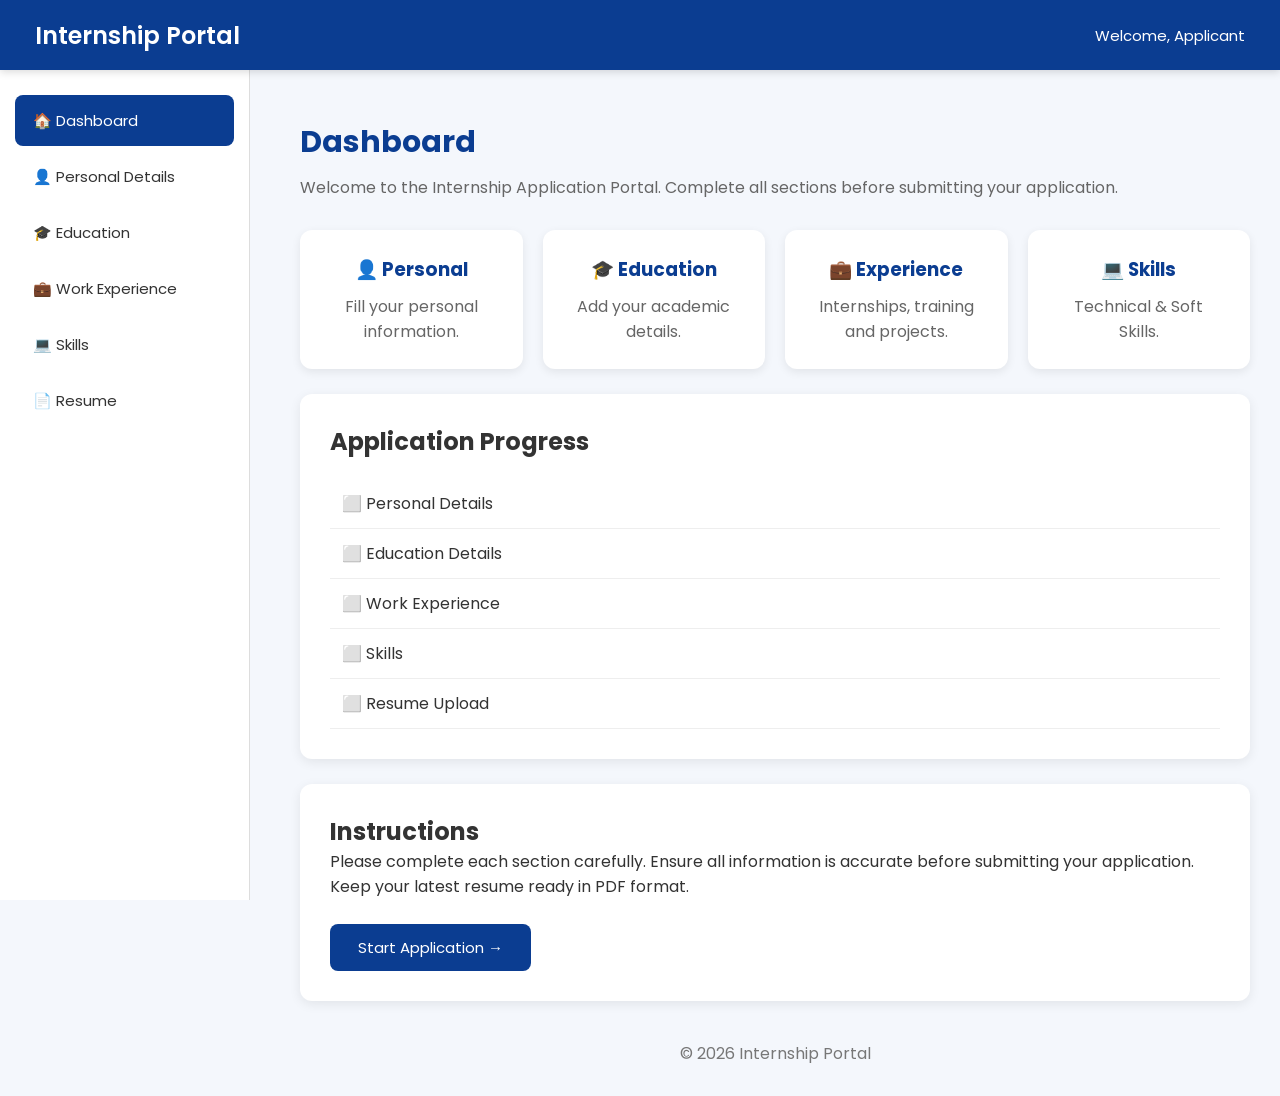
<file: index.html>
<!DOCTYPE html>
<html lang="en">
<head>
    <meta charset="UTF-8">
    <meta name="viewport" content="width=device-width, initial-scale=1.0">
    <title>Internship Portal | Dashboard</title>
    <link rel="stylesheet" href="style.css">
</head>
<body data-page="index">

    <!-- ================= HEADER ================= -->

    <header class="header">

        <div class="logo">
            Internship Portal
        </div>

        <div class="user">
            Welcome, Applicant
        </div>

    </header>

    <!-- ================= SIDEBAR ================= -->

    <aside class="sidebar">

        <ul>

            <li>
                <a href="index.html" class="active">
                    🏠 Dashboard
                </a>
            </li>

            <li>
                <a href="personal.html">
                    👤 Personal Details
                </a>
            </li>

            <li>
                <a href="education.html">
                    🎓 Education
                </a>
            </li>

            <li>
                <a href="experience.html">
                    💼 Work Experience
                </a>
            </li>

            <li>
                <a href="skills.html">
                    💻 Skills
                </a>
            </li>

            <li>
                <a href="resume.html">
                    📄 Resume
                </a>
            </li>

        </ul>

    </aside>

    <!-- ================= CONTENT ================= -->

    <main class="content">

        <h1 class="page-title">
            Dashboard
        </h1>

        <p class="page-subtitle">
            Welcome to the Internship Application Portal. Complete all sections before submitting your application.
        </p>

        <!-- Dashboard Cards -->

        <div class="dashboard">

            <div class="box">
                <h3>👤 Personal</h3>
                <p>Fill your personal information.</p>
            </div>

            <div class="box">
                <h3>🎓 Education</h3>
                <p>Add your academic details.</p>
            </div>

            <div class="box">
                <h3>💼 Experience</h3>
                <p>Internships, training and projects.</p>
            </div>

            <div class="box">
                <h3>💻 Skills</h3>
                <p>Technical & Soft Skills.</p>
            </div>

        </div>

        <br>

        <!-- Progress -->

        <div class="card">

            <h2>Application Progress</h2>

            <ul class="progress">

                <li id="progress-personal" data-label="Personal Details">⬜ Personal Details</li>

                <li id="progress-education" data-label="Education Details">⬜ Education Details</li>

                <li id="progress-experience" data-label="Work Experience">⬜ Work Experience</li>

                <li id="progress-skills" data-label="Skills">⬜ Skills</li>

                <li id="progress-documents" data-label="Resume Upload">⬜ Resume Upload</li>

            </ul>

        </div>

        <!-- Instructions -->

        <div class="card">

            <h2>Instructions</h2>

            <p>

                Please complete each section carefully.

                Ensure all information is accurate before submitting your application.

                Keep your latest resume ready in PDF format.

            </p>

            <br>

            <a href="personal.html" class="btn">
                Start Application →
            </a>

        </div>

        <div class="footer">

            © 2026 Internship Portal

        </div>

    </main>

    <script src="script.js"></script>

</body>
</html>
</file>
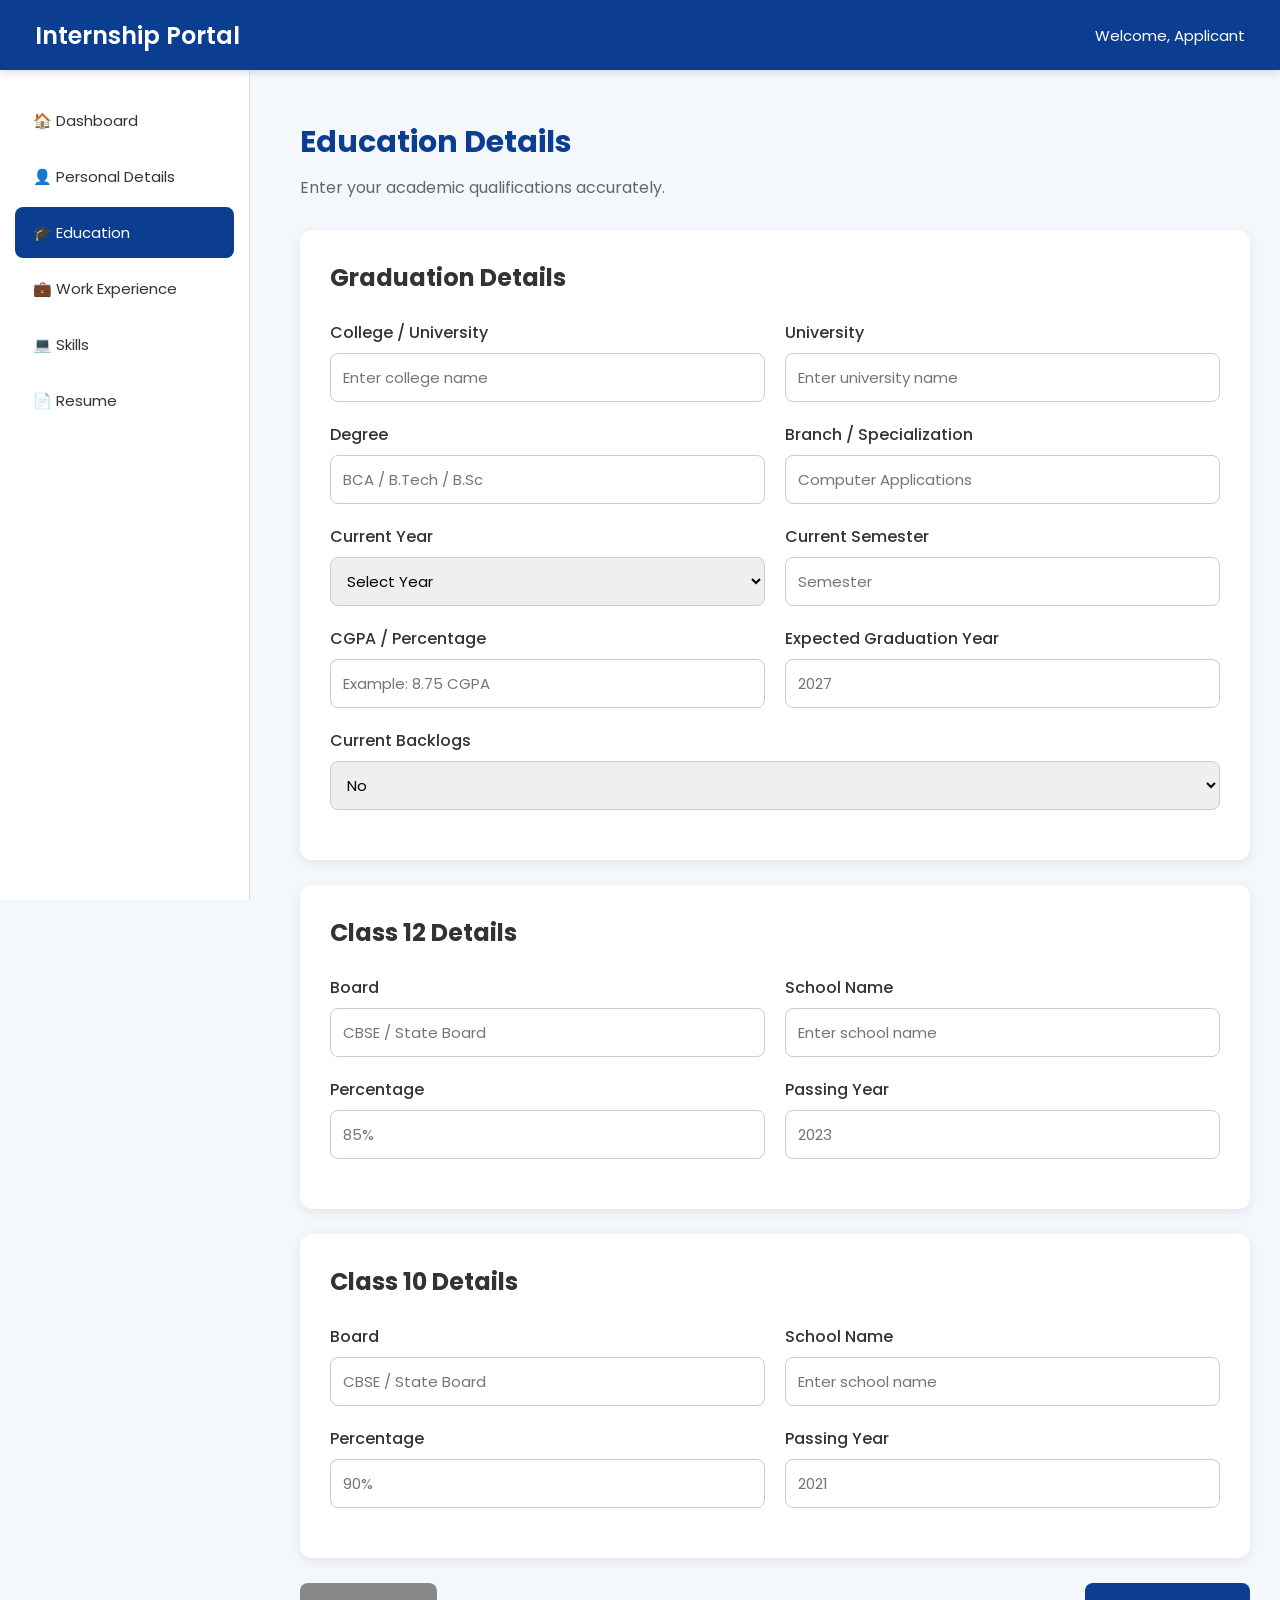
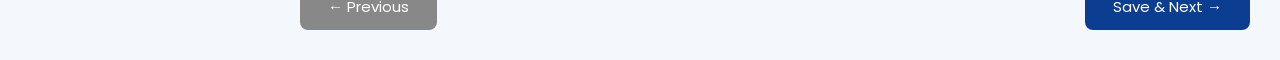
<file: education.html>
<!DOCTYPE html>
<html lang="en">
<head>
    <meta charset="UTF-8">
    <meta name="viewport" content="width=device-width, initial-scale=1.0">
    <title>Education Details</title>
    <link rel="stylesheet" href="style.css">
</head>
<body data-page="education">

<!-- ================= HEADER ================= -->

<header class="header">

    <div class="logo">
        Internship Portal
    </div>

    <div class="user">
        Welcome, Applicant
    </div>

</header>

<!-- ================= SIDEBAR ================= -->

<aside class="sidebar">

    <ul>

        <li><a href="index.html">🏠 Dashboard</a></li>

        <li><a href="personal.html">👤 Personal Details</a></li>

        <li><a href="education.html" class="active">🎓 Education</a></li>

        <li><a href="experience.html">💼 Work Experience</a></li>

        <li><a href="skills.html">💻 Skills</a></li>

        <li><a href="resume.html">📄 Resume</a></li>

    </ul>

</aside>

<!-- ================= CONTENT ================= -->

<main class="content">

    <h1 class="page-title">Education Details</h1>

    <p class="page-subtitle">
        Enter your academic qualifications accurately.
    </p>

    <form id="educationForm">

        <!-- Graduation -->

        <div class="card">

            <h2>Graduation Details</h2>

            <br>

            <div class="row">

                <div class="col form-group">
                    <label>College / University</label>
                    <input type="text" name="college" placeholder="Enter college name">
                </div>

                <div class="col form-group">
                    <label>University</label>
                    <input type="text" name="university" placeholder="Enter university name">
                </div>

            </div>

            <div class="row">

                <div class="col form-group">
                    <label>Degree</label>
                    <input type="text" name="degree" placeholder="BCA / B.Tech / B.Sc">
                </div>

                <div class="col form-group">
                    <label>Branch / Specialization</label>
                    <input type="text" name="branch" placeholder="Computer Applications">
                </div>

            </div>

            <div class="row">

                <div class="col form-group">
                    <label>Current Year</label>

                    <select name="currentYear">
                        <option>Select Year</option>
                        <option>1st Year</option>
                        <option>2nd Year</option>
                        <option>3rd Year</option>
                        <option>Final Year</option>
                        <option>Graduate</option>
                    </select>

                </div>

                <div class="col form-group">
                    <label>Current Semester</label>
                    <input type="number" name="currentSemester" placeholder="Semester">
                </div>

            </div>

            <div class="row">

                <div class="col form-group">
                    <label>CGPA / Percentage</label>
                    <input type="text" name="cgpa" placeholder="Example: 8.75 CGPA">
                </div>

                <div class="col form-group">
                    <label>Expected Graduation Year</label>
                    <input type="number" name="gradYear" placeholder="2027">
                </div>

            </div>

            <div class="form-group">
                <label>Current Backlogs</label>

                <select name="backlogs">
                    <option>No</option>
                    <option>Yes</option>
                </select>
            </div>

        </div>

        <!-- Class 12 -->

        <div class="card">

            <h2>Class 12 Details</h2>

            <br>

            <div class="row">

                <div class="col form-group">
                    <label>Board</label>
                    <input type="text" name="board12" placeholder="CBSE / State Board">
                </div>

                <div class="col form-group">
                    <label>School Name</label>
                    <input type="text" name="school12" placeholder="Enter school name">
                </div>

            </div>

            <div class="row">

                <div class="col form-group">
                    <label>Percentage</label>
                    <input type="text" name="percentage12" placeholder="85%">
                </div>

                <div class="col form-group">
                    <label>Passing Year</label>
                    <input type="number" name="passingYear12" placeholder="2023">
                </div>

            </div>

        </div>

        <!-- Class 10 -->

        <div class="card">

            <h2>Class 10 Details</h2>

            <br>

            <div class="row">

                <div class="col form-group">
                    <label>Board</label>
                    <input type="text" name="board10" placeholder="CBSE / State Board">
                </div>

                <div class="col form-group">
                    <label>School Name</label>
                    <input type="text" name="school10" placeholder="Enter school name">
                </div>

            </div>

            <div class="row">

                <div class="col form-group">
                    <label>Percentage</label>
                    <input type="text" name="percentage10" placeholder="90%">
                </div>

                <div class="col form-group">
                    <label>Passing Year</label>
                    <input type="number" name="passingYear10" placeholder="2021">
                </div>

            </div>

        </div>

        <!-- Buttons -->

        <div style="display:flex;justify-content:space-between;margin-top:20px;">

            <a href="personal.html" class="btn btn-secondary">
                ← Previous
            </a>

            <a href="experience.html" id="save-next" class="btn">
                Save & Next →
            </a>

        </div>

    </form>

</main>

<script src="script.js"></script>

</body>
</html>
</file>
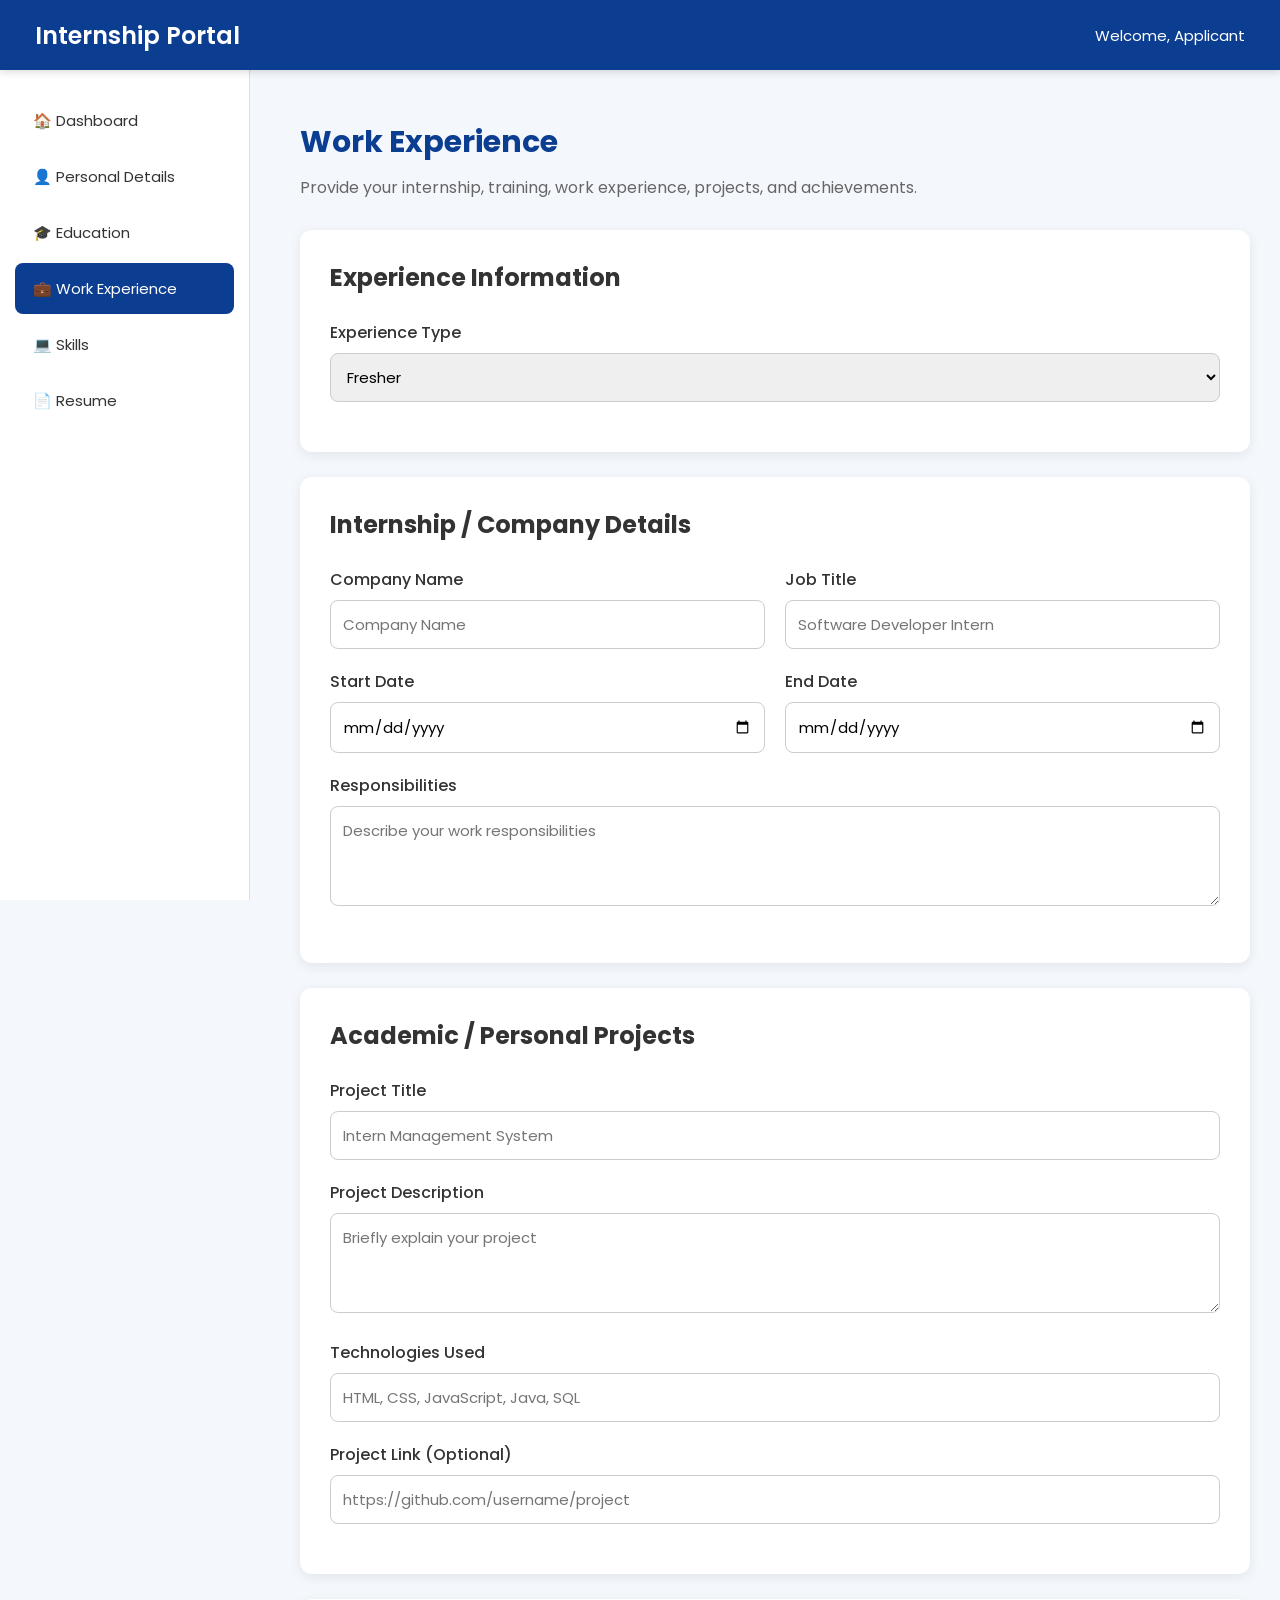
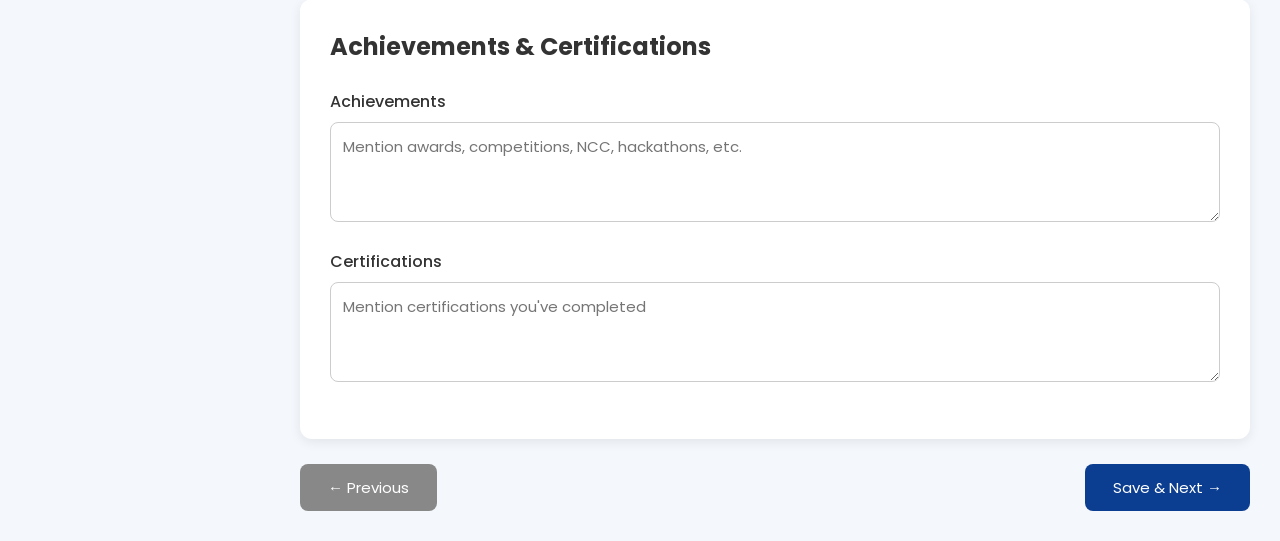
<file: experience.html>
<!DOCTYPE html>
<html lang="en">
<head>
    <meta charset="UTF-8">
    <meta name="viewport" content="width=device-width, initial-scale=1.0">
    <title>Work Experience</title>
    <link rel="stylesheet" href="style.css">
</head>
<body data-page="experience">

<!-- ================= HEADER ================= -->

<header class="header">

    <div class="logo">
        Internship Portal
    </div>

    <div class="user">
        Welcome, Applicant
    </div>

</header>

<!-- ================= SIDEBAR ================= -->

<aside class="sidebar">

    <ul>

        <li><a href="index.html">🏠 Dashboard</a></li>
        <li><a href="personal.html">👤 Personal Details</a></li>
        <li><a href="education.html">🎓 Education</a></li>
        <li><a href="experience.html" class="active">💼 Work Experience</a></li>
        <li><a href="skills.html">💻 Skills</a></li>
        <li><a href="resume.html">📄 Resume</a></li>

    </ul>

</aside>

<!-- ================= CONTENT ================= -->

<main class="content">

    <h1 class="page-title">Work Experience</h1>

    <p class="page-subtitle">
        Provide your internship, training, work experience, projects, and achievements.
    </p>

    <form id="experienceForm">

        <!-- Experience Type -->

        <div class="card">

            <h2>Experience Information</h2>

            <br>

            <div class="form-group">

                <label>Experience Type</label>

                <select name="expType">
                    <option>Fresher</option>
                    <option>Experienced</option>
                </select>

            </div>

        </div>

        <!-- Company -->

        <div class="card">

            <h2>Internship / Company Details</h2>

            <br>

            <div class="row">

                <div class="col form-group">
                    <label>Company Name</label>
                    <input type="text" name="companyName" placeholder="Company Name">
                </div>

                <div class="col form-group">
                    <label>Job Title</label>
                    <input type="text" name="jobTitle" placeholder="Software Developer Intern">
                </div>

            </div>

            <div class="row">

                <div class="col form-group">
                    <label>Start Date</label>
                    <input type="date" name="startDate">
                </div>

                <div class="col form-group">
                    <label>End Date</label>
                    <input type="date" name="endDate">
                </div>

            </div>

            <div class="form-group">

                <label>Responsibilities</label>

                <textarea name="responsibilities" placeholder="Describe your work responsibilities"></textarea>

            </div>

        </div>

        <!-- Projects -->

        <div class="card">

            <h2>Academic / Personal Projects</h2>

            <br>

            <div class="form-group">

                <label>Project Title</label>

                <input type="text" name="projectTitle" placeholder="Intern Management System">

            </div>

            <div class="form-group">

                <label>Project Description</label>

                <textarea name="projectDescription" placeholder="Briefly explain your project"></textarea>

            </div>

            <div class="form-group">

                <label>Technologies Used</label>

                <input type="text" name="technologies" placeholder="HTML, CSS, JavaScript, Java, SQL">

            </div>

            <div class="form-group">

                <label>Project Link (Optional)</label>

                <input type="url" name="projectLink" data-optional placeholder="https://github.com/username/project">

            </div>

        </div>

        <!-- Achievements -->

        <div class="card">

            <h2>Achievements & Certifications</h2>

            <br>

            <div class="form-group">

                <label>Achievements</label>

                <textarea name="achievements" placeholder="Mention awards, competitions, NCC, hackathons, etc."></textarea>

            </div>

            <div class="form-group">

                <label>Certifications</label>

                <textarea name="certificationsExp" placeholder="Mention certifications you've completed"></textarea>

            </div>

        </div>

        <!-- Navigation Buttons -->

        <div style="display:flex;justify-content:space-between;margin-top:20px;">

            <a href="education.html" class="btn btn-secondary">
                ← Previous
            </a>

            <a href="skills.html" id="save-next" class="btn">
                Save & Next →
            </a>

        </div>

    </form>

</main>

<script src="script.js"></script>

</body>
</html>
</file>
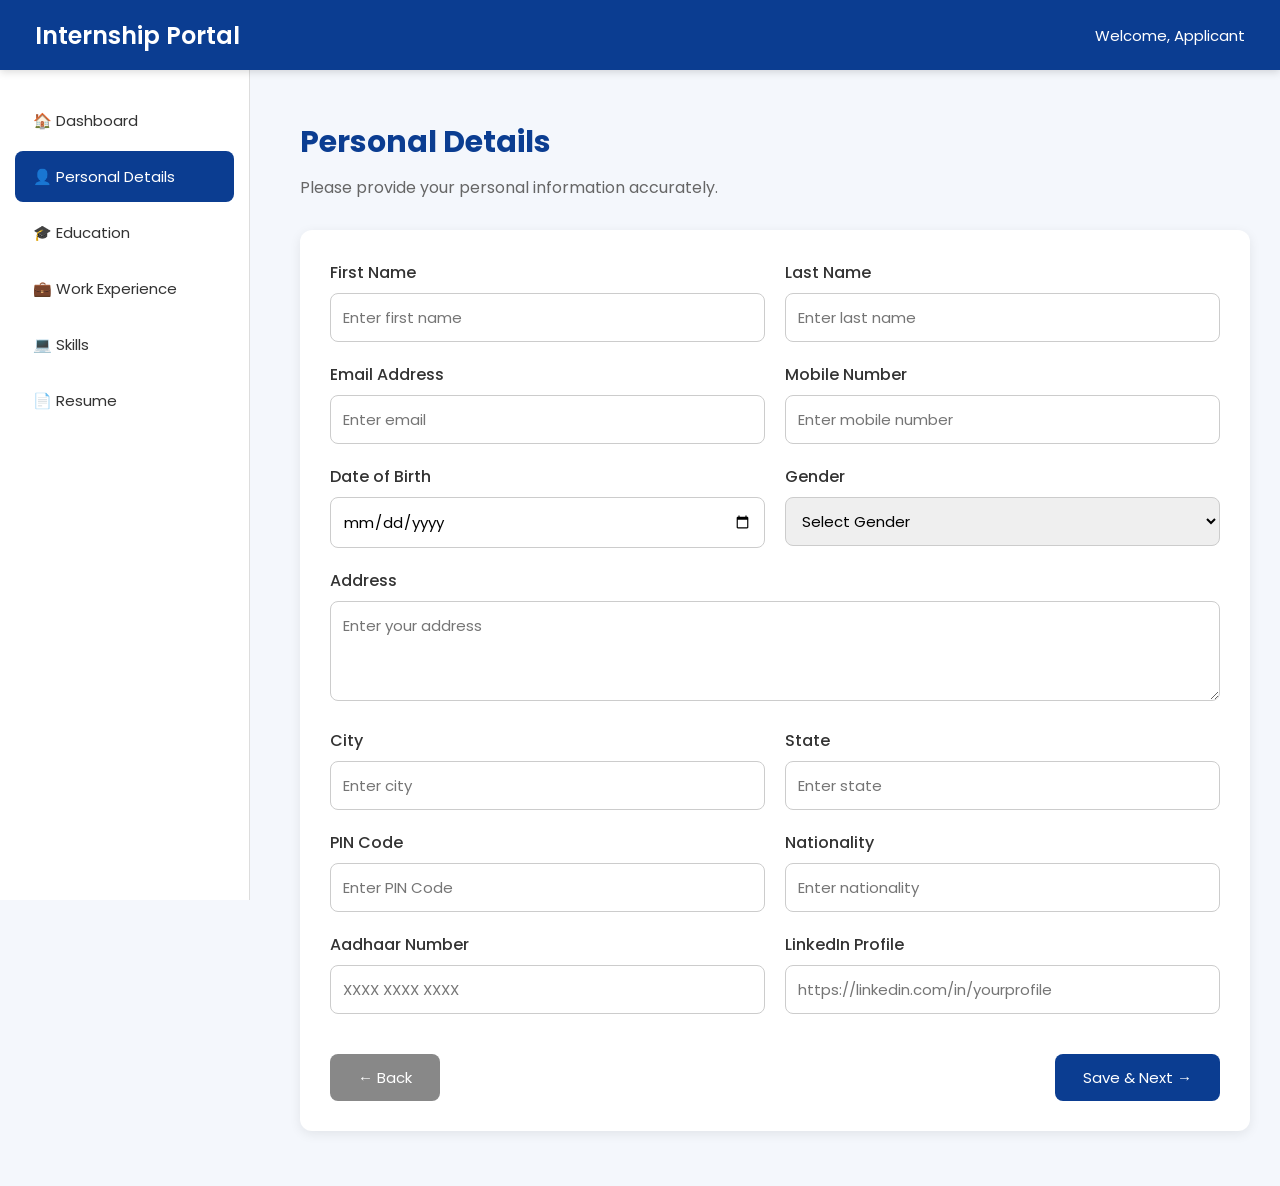
<file: personal.html>
<!DOCTYPE html>
<html lang="en">
<head>
    <meta charset="UTF-8">
    <meta name="viewport" content="width=device-width, initial-scale=1.0">
    <title>Personal Details</title>
    <link rel="stylesheet" href="style.css">
</head>
<body data-page="personal">

    <!-- HEADER -->

    <header class="header">

        <div class="logo">
            Internship Portal
        </div>

        <div class="user">
            Welcome, Applicant
        </div>

    </header>

    <!-- SIDEBAR -->

    <aside class="sidebar">

        <ul>

            <li><a href="index.html">🏠 Dashboard</a></li>

            <li><a href="personal.html" class="active">👤 Personal Details</a></li>

            <li><a href="education.html">🎓 Education</a></li>

            <li><a href="experience.html">💼 Work Experience</a></li>

            <li><a href="skills.html">💻 Skills</a></li>

            <li><a href="resume.html">📄 Resume</a></li>

        </ul>

    </aside>

    <!-- CONTENT -->

    <main class="content">

        <h1 class="page-title">Personal Details</h1>

        <p class="page-subtitle">
            Please provide your personal information accurately.
        </p>

        <div class="card">

            <form id="personalForm">

                <div class="row">

                    <div class="col form-group">
                        <label>First Name</label>
                        <input type="text" name="firstName" placeholder="Enter first name">
                    </div>

                    <div class="col form-group">
                        <label>Last Name</label>
                        <input type="text" name="lastName" placeholder="Enter last name">
                    </div>

                </div>

                <div class="row">

                    <div class="col form-group">
                        <label>Email Address</label>
                        <input type="email" name="email" placeholder="Enter email">
                    </div>

                    <div class="col form-group">
                        <label>Mobile Number</label>
                        <input type="tel" name="mobile" placeholder="Enter mobile number">
                    </div>

                </div>

                <div class="row">

                    <div class="col form-group">
                        <label>Date of Birth</label>
                        <input type="date" name="dob">
                    </div>

                    <div class="col form-group">
                        <label>Gender</label>

                        <select name="gender">
                            <option>Select Gender</option>
                            <option>Male</option>
                            <option>Female</option>
                            <option>Other</option>
                        </select>

                    </div>

                </div>

                <div class="form-group">

                    <label>Address</label>

                    <textarea name="address" placeholder="Enter your address"></textarea>

                </div>

                <div class="row">

                    <div class="col form-group">
                        <label>City</label>
                        <input type="text" name="city" placeholder="Enter city">
                    </div>

                    <div class="col form-group">
                        <label>State</label>
                        <input type="text" name="state" placeholder="Enter state">
                    </div>

                </div>

                <div class="row">

                    <div class="col form-group">
                        <label>PIN Code</label>
                        <input type="text" name="pincode" placeholder="Enter PIN Code">
                    </div>

                    <div class="col form-group">
                        <label>Nationality</label>
                        <input type="text" name="nationality" placeholder="Enter nationality">
                    </div>

                </div>

                <div class="row">

                    <div class="col form-group">
                        <label>Aadhaar Number</label>
                        <input type="text" name="aadhaar" placeholder="XXXX XXXX XXXX">
                    </div>

                    <div class="col form-group">
                        <label>LinkedIn Profile</label>
                        <input type="url" name="linkedin" data-optional placeholder="https://linkedin.com/in/yourprofile">
                    </div>

                </div>

                <div style="display:flex; justify-content:space-between; margin-top:20px;">

                    <a href="index.html" class="btn btn-secondary">
                        ← Back
                    </a>

                    <a href="education.html" id="save-next" class="btn">
                        Save & Next →
                    </a>

                </div>

            </form>

        </div>

    </main>

    <script src="script.js"></script>

</body>
</html>
</file>
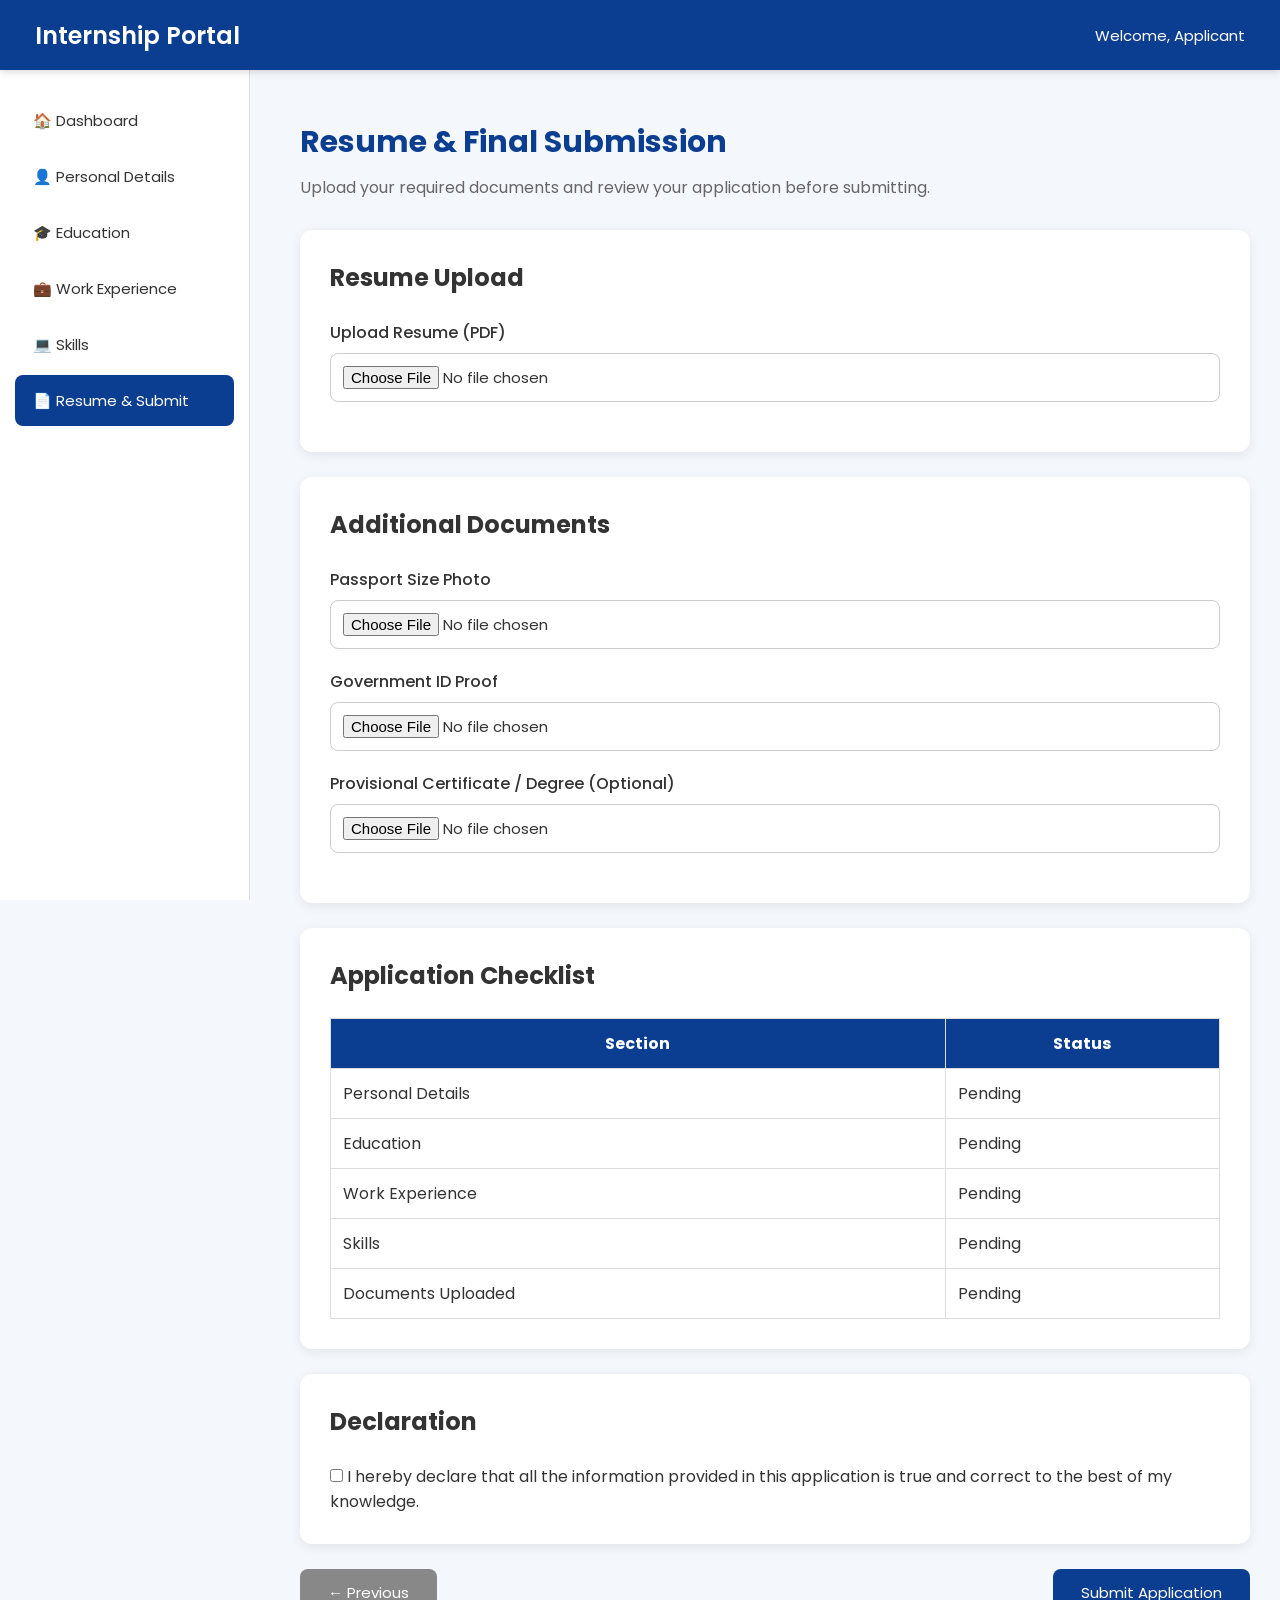
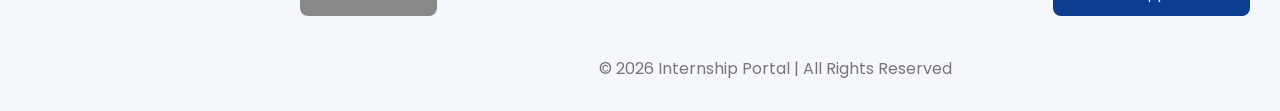
<file: resume.html>
<!DOCTYPE html>
<html lang="en">
<head>
    <meta charset="UTF-8">
    <meta name="viewport" content="width=device-width, initial-scale=1.0">
    <title>Resume & Submit</title>
    <link rel="stylesheet" href="style.css">
</head>
<body data-page="resume">

<!-- ================= HEADER ================= -->

<header class="header">

    <div class="logo">
        Internship Portal
    </div>

    <div class="user">
        Welcome, Applicant
    </div>

</header>

<!-- ================= SIDEBAR ================= -->

<aside class="sidebar">

    <ul>

        <li><a href="index.html">🏠 Dashboard</a></li>

        <li><a href="personal.html">👤 Personal Details</a></li>

        <li><a href="education.html">🎓 Education</a></li>

        <li><a href="experience.html">💼 Work Experience</a></li>

        <li><a href="skills.html">💻 Skills</a></li>

        <li><a href="resume.html" class="active">📄 Resume & Submit</a></li>

    </ul>

</aside>

<!-- ================= CONTENT ================= -->

<main class="content">

    <h1 class="page-title">Resume & Final Submission</h1>

    <p class="page-subtitle">
        Upload your required documents and review your application before submitting.
    </p>

    <form id="resumeForm">

        <!-- Resume Upload -->

        <div class="card">

            <h2>Resume Upload</h2>

            <br>

            <div class="form-group">

                <label>Upload Resume (PDF)</label>

                <input type="file" id="resume-upload" name="resume" accept=".pdf">

            </div>

        </div>

        <!-- Documents -->

        <div class="card">

            <h2>Additional Documents</h2>

            <br>

            <div class="form-group">

                <label>Passport Size Photo</label>

                <input type="file" id="photo-upload" name="photo" accept="image/*">

            </div>

            <div class="form-group">

                <label>Government ID Proof</label>

                <input type="file" id="id-upload" name="idProof" accept=".pdf,.jpg,.jpeg,.png">

            </div>

            <div class="form-group">

                <label>Provisional Certificate / Degree (Optional)</label>

                <input type="file" id="cert-upload" name="cert" data-optional accept=".pdf,.jpg,.jpeg,.png">

            </div>

        </div>

        <!-- Review -->

        <div class="card">

            <h2>Application Checklist</h2>

            <br>

            <table>

                <tr>
                    <th>Section</th>
                    <th>Status</th>
                </tr>

                <tr id="row-personal">
                    <td>Personal Details</td>
                    <td class="status-cell">Pending</td>
                </tr>

                <tr id="row-education">
                    <td>Education</td>
                    <td class="status-cell">Pending</td>
                </tr>

                <tr id="row-experience">
                    <td>Work Experience</td>
                    <td class="status-cell">Pending</td>
                </tr>

                <tr id="row-skills">
                    <td>Skills</td>
                    <td class="status-cell">Pending</td>
                </tr>

                <tr id="row-documents">
                    <td>Documents Uploaded</td>
                    <td class="status-cell">Pending</td>
                </tr>

            </table>

        </div>

        <!-- Declaration -->

        <div class="card">

            <h2>Declaration</h2>

            <br>

            <label>

                <input type="checkbox" id="declaration-check">

                I hereby declare that all the information provided in this application is true and correct to the best of my knowledge.

            </label>

        </div>

        <!-- Buttons -->

        <div style="display:flex;justify-content:space-between;margin-top:20px;">

            <a href="skills.html" class="btn btn-secondary">
                ← Previous
            </a>

            <button type="submit" class="btn">
                Submit Application
            </button>

        </div>

    </form>

    <div id="submit-message" class="card" style="display:none;">

        <h2>✔ Application Submitted</h2>

        <p>
            A summary document has been downloaded to your device. If any section above still shows
            "Pending," those fields were left blank — please review the summary and update your
            application when you can.
        </p>

    </div>

    <div class="footer">

        © 2026 Internship Portal | All Rights Reserved

    </div>

</main>

<script src="script.js"></script>

</body>
</html>
</file>
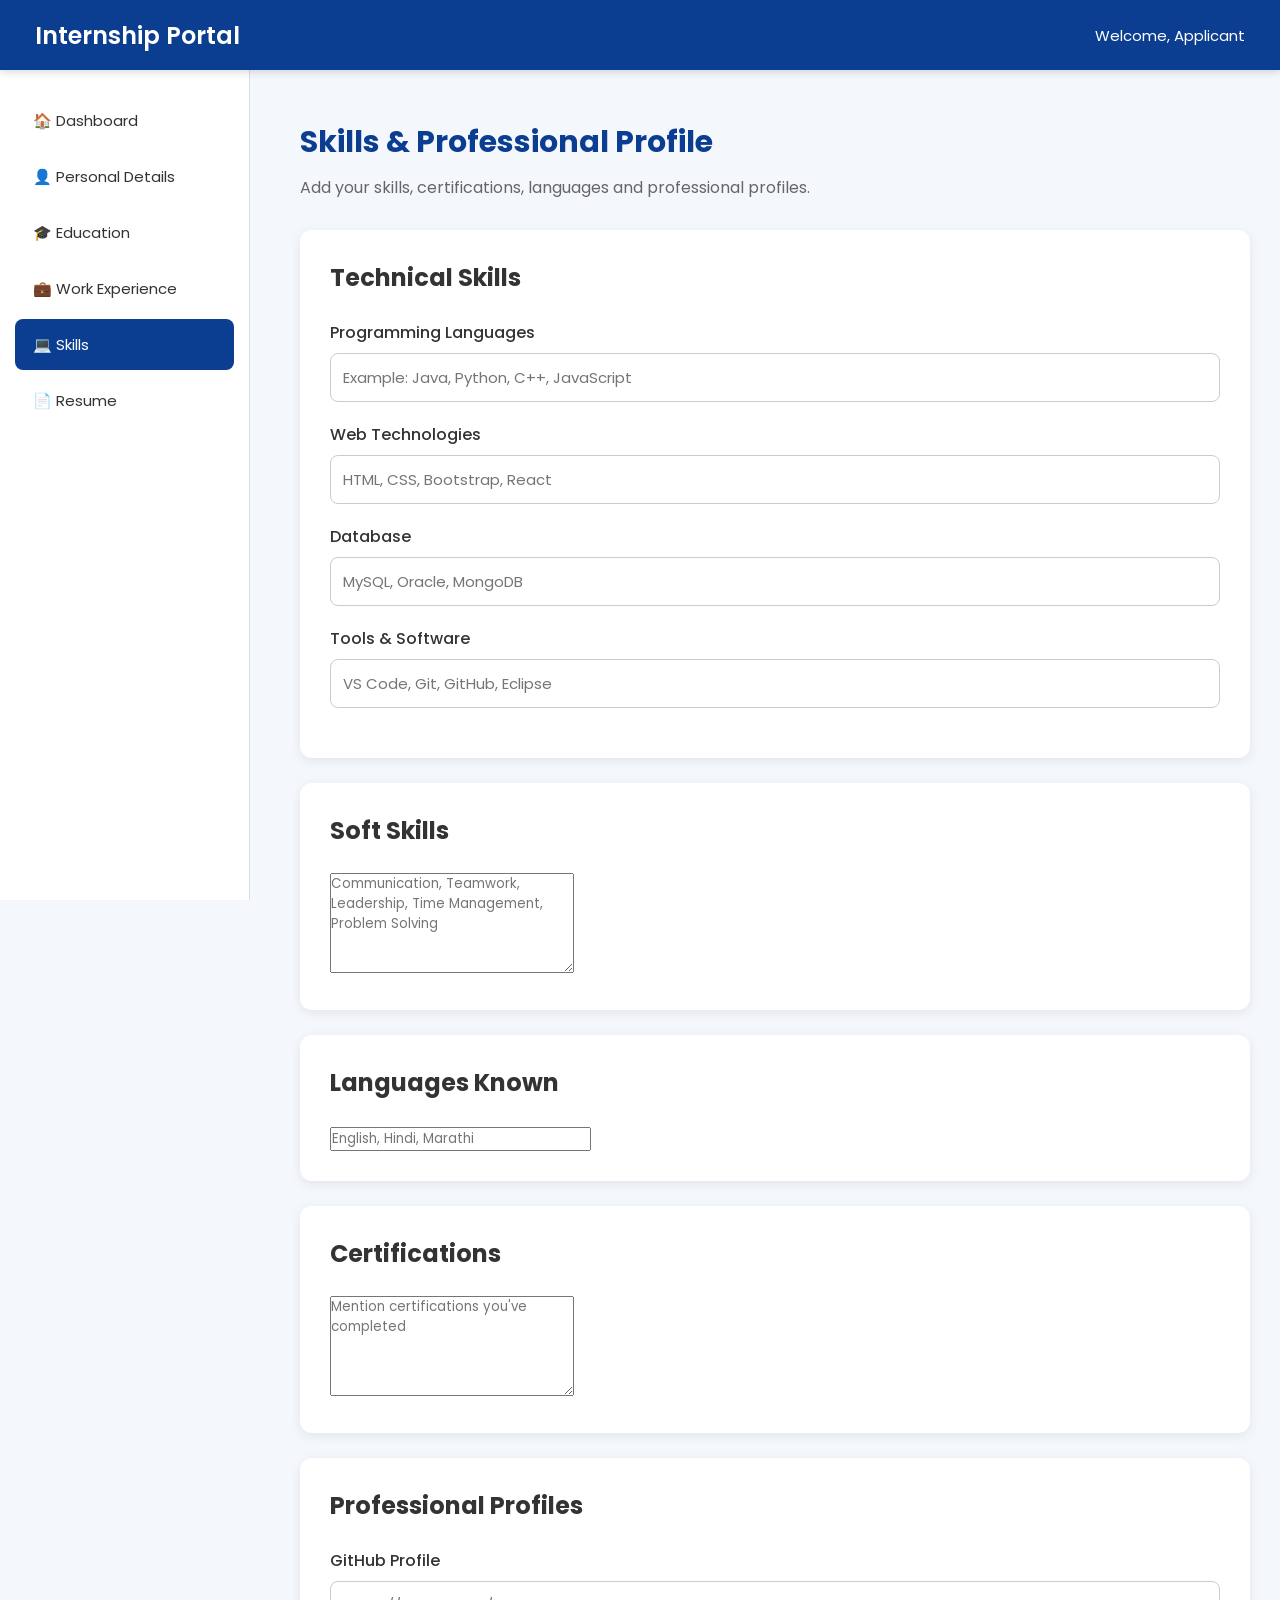
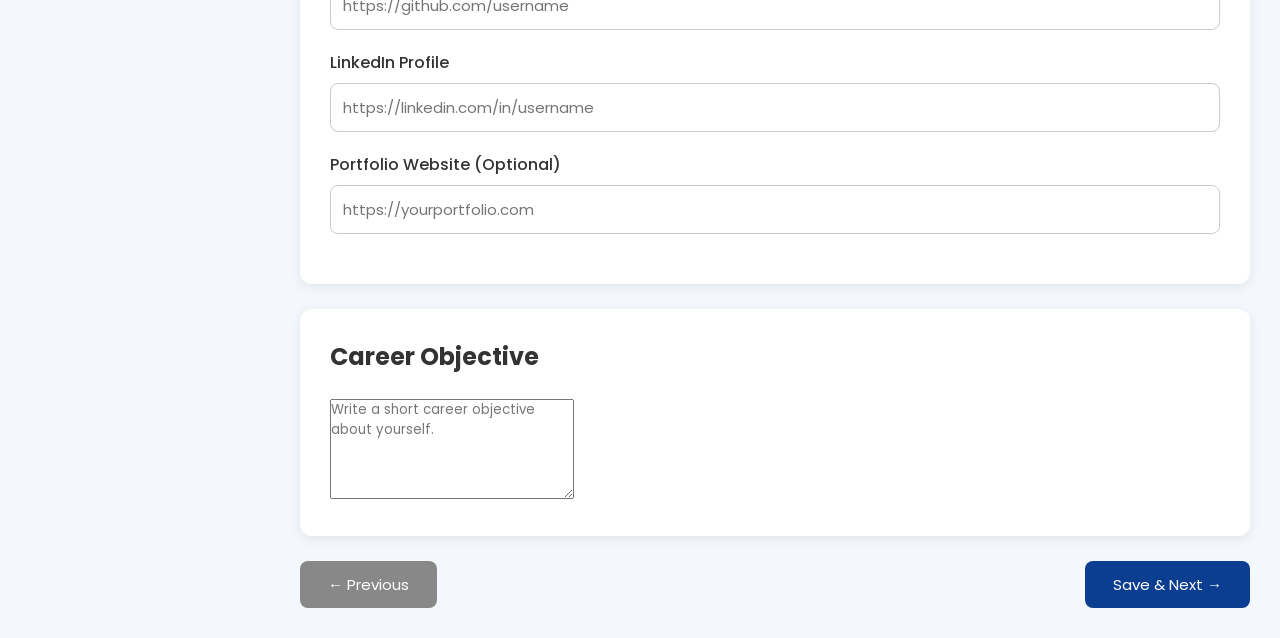
<file: skills.html>
<!DOCTYPE html>
<html lang="en">
<head>
    <meta charset="UTF-8">
    <meta name="viewport" content="width=device-width, initial-scale=1.0">
    <title>Skills</title>
    <link rel="stylesheet" href="style.css">
</head>
<body data-page="skills">

<!-- ================= HEADER ================= -->

<header class="header">

    <div class="logo">
        Internship Portal
    </div>

    <div class="user">
        Welcome, Applicant
    </div>

</header>

<!-- ================= SIDEBAR ================= -->

<aside class="sidebar">

    <ul>

        <li><a href="index.html">🏠 Dashboard</a></li>

        <li><a href="personal.html">👤 Personal Details</a></li>

        <li><a href="education.html">🎓 Education</a></li>

        <li><a href="experience.html">💼 Work Experience</a></li>

        <li><a href="skills.html" class="active">💻 Skills</a></li>

        <li><a href="resume.html">📄 Resume</a></li>

    </ul>

</aside>

<!-- ================= CONTENT ================= -->

<main class="content">

    <h1 class="page-title">Skills & Professional Profile</h1>

    <p class="page-subtitle">
        Add your skills, certifications, languages and professional profiles.
    </p>

    <form id="skillsForm">

        <!-- Technical Skills -->

        <div class="card">

            <h2>Technical Skills</h2>

            <br>

            <div class="form-group">

                <label>Programming Languages</label>

                <input type="text" name="programmingLanguages"
                placeholder="Example: Java, Python, C++, JavaScript">

            </div>

            <div class="form-group">

                <label>Web Technologies</label>

                <input type="text" name="webTechnologies"
                placeholder="HTML, CSS, Bootstrap, React">

            </div>

            <div class="form-group">

                <label>Database</label>

                <input type="text" name="database"
                placeholder="MySQL, Oracle, MongoDB">

            </div>

            <div class="form-group">

                <label>Tools & Software</label>

                <input type="text" name="tools"
                placeholder="VS Code, Git, GitHub, Eclipse">

            </div>

        </div>

        <!-- Soft Skills -->

        <div class="card">

            <h2>Soft Skills</h2>

            <br>

            <textarea name="softSkills" placeholder="Communication, Teamwork, Leadership, Time Management, Problem Solving"></textarea>

        </div>

        <!-- Languages -->

        <div class="card">

            <h2>Languages Known</h2>

            <br>

            <input type="text" name="languages"
            placeholder="English, Hindi, Marathi">

        </div>

        <!-- Certifications -->

        <div class="card">

            <h2>Certifications</h2>

            <br>

            <textarea name="certifications" placeholder="Mention certifications you've completed"></textarea>

        </div>

        <!-- Professional Profiles -->

        <div class="card">

            <h2>Professional Profiles</h2>

            <br>

            <div class="form-group">

                <label>GitHub Profile</label>

                <input type="url" name="github" data-optional
                placeholder="https://github.com/username">

            </div>

            <div class="form-group">

                <label>LinkedIn Profile</label>

                <input type="url" name="linkedinProfile" data-optional
                placeholder="https://linkedin.com/in/username">

            </div>

            <div class="form-group">

                <label>Portfolio Website (Optional)</label>

                <input type="url" name="portfolio" data-optional
                placeholder="https://yourportfolio.com">

            </div>

        </div>

        <!-- Career Objective -->

        <div class="card">

            <h2>Career Objective</h2>

            <br>

            <textarea name="careerObjective"
            placeholder="Write a short career objective about yourself."></textarea>

        </div>

        <!-- Buttons -->

        <div style="display:flex;justify-content:space-between;margin-top:20px;">

            <a href="experience.html" class="btn btn-secondary">
                ← Previous
            </a>

            <a href="resume.html" id="save-next" class="btn">
                Save & Next →
            </a>

        </div>

    </form>

</main>

<script src="script.js"></script>

</body>
</html>
</file>
<file: style.css>
/* =========================
   GOOGLE FONT
========================= */
@import url('https://fonts.googleapis.com/css2?family=Poppins:wght@300;400;500;600;700&display=swap');

*{
    margin:0;
    padding:0;
    box-sizing:border-box;
    font-family:'Poppins',sans-serif;
}

body{
    background:#f4f7fc;
    color:#333;
}

/* =========================
   HEADER
========================= */

.header{
    width:100%;
    height:70px;
    background:#0B3D91;
    color:white;
    display:flex;
    justify-content:space-between;
    align-items:center;
    padding:0 35px;
    position:fixed;
    top:0;
    left:0;
    z-index:1000;
    box-shadow:0 2px 8px rgba(0,0,0,.15);
}

.logo{
    font-size:24px;
    font-weight:600;
}

.user{
    font-size:15px;
}

/* =========================
   SIDEBAR
========================= */

.sidebar{
    position:fixed;
    top:70px;
    left:0;
    width:250px;
    height:calc(100vh - 70px);
    background:white;
    border-right:1px solid #ddd;
    padding-top:20px;
}

.sidebar ul{
    list-style:none;
}

.sidebar ul li{
    margin:5px 15px;
}

.sidebar ul li a{
    display:block;
    text-decoration:none;
    color:#333;
    padding:14px 18px;
    border-radius:8px;
    transition:.3s;
    font-size:15px;
}

.sidebar ul li a:hover{
    background:#0B3D91;
    color:white;
}

.sidebar ul li a.active{
    background:#0B3D91;
    color:white;
}

/* =========================
   CONTENT
========================= */

.content{
    margin-left:270px;
    margin-top:90px;
    padding:30px;
}

/* =========================
   PAGE TITLE
========================= */

.page-title{
    font-size:30px;
    color:#0B3D91;
    margin-bottom:10px;
}

.page-subtitle{
    color:#666;
    margin-bottom:30px;
}

/* =========================
   CARD
========================= */

.card{
    background:white;
    border-radius:12px;
    padding:30px;
    box-shadow:0 3px 12px rgba(0,0,0,.08);
    margin-bottom:25px;
}

/* =========================
   FORM
========================= */

.form-group{
    margin-bottom:20px;
}

.form-group label{
    display:block;
    margin-bottom:8px;
    font-weight:500;
}

.form-group input,
.form-group select,
.form-group textarea{
    width:100%;
    padding:12px;
    border:1px solid #ccc;
    border-radius:8px;
    font-size:15px;
    transition:.3s;
}

.form-group input:focus,
.form-group select:focus,
.form-group textarea:focus{
    outline:none;
    border-color:#0B3D91;
}

textarea{
    resize:vertical;
    min-height:100px;
}

/* =========================
   TWO COLUMN FORM
========================= */

.row{
    display:flex;
    gap:20px;
}

.col{
    flex:1;
}

/* =========================
   BUTTONS
========================= */

.btn{
    display:inline-block;
    padding:12px 28px;
    background:#0B3D91;
    color:white;
    text-decoration:none;
    border:none;
    border-radius:8px;
    cursor:pointer;
    transition:.3s;
    font-size:15px;
}

.btn:hover{
    background:#062c6f;
}

.btn-secondary{
    background:#888;
}

.btn-secondary:hover{
    background:#666;
}

/* =========================
   DASHBOARD BOXES
========================= */

.dashboard{
    display:grid;
    grid-template-columns:repeat(auto-fit,minmax(220px,1fr));
    gap:20px;
}

.box{
    background:white;
    padding:25px;
    border-radius:12px;
    text-align:center;
    box-shadow:0 3px 10px rgba(0,0,0,.08);
}

.box h3{
    color:#0B3D91;
    margin-bottom:10px;
}

.box p{
    color:#666;
}

/* =========================
   PROGRESS LIST
========================= */

.progress{
    margin-top:20px;
}

.progress li{
    list-style:none;
    padding:12px;
    border-bottom:1px solid #eee;
}

/* =========================
   TABLE
========================= */

table{
    width:100%;
    border-collapse:collapse;
}

table th,
table td{
    border:1px solid #ddd;
    padding:12px;
}

table th{
    background:#0B3D91;
    color:white;
}

/* =========================
   FOOTER
========================= */

.footer{
    margin-top:40px;
    text-align:center;
    color:#777;
}

/* =========================
   RESPONSIVE
========================= */

@media(max-width:900px){

.sidebar{
    width:100%;
    height:auto;
    position:relative;
    top:70px;
}

.content{
    margin-left:0;
    margin-top:120px;
}

.row{
    flex-direction:column;
}

.header{
    padding:15px;
}

.logo{
    font-size:20px;
}

}

@media(max-width:600px){

.header{
    flex-direction:column;
    height:auto;
    padding:15px;
}

.sidebar{
    top:110px;
}

.content{
    margin-top:170px;
    padding:15px;
}

.page-title{
    font-size:24px;
}

.btn{
    width:100%;
    text-align:center;
}

}
</file>
